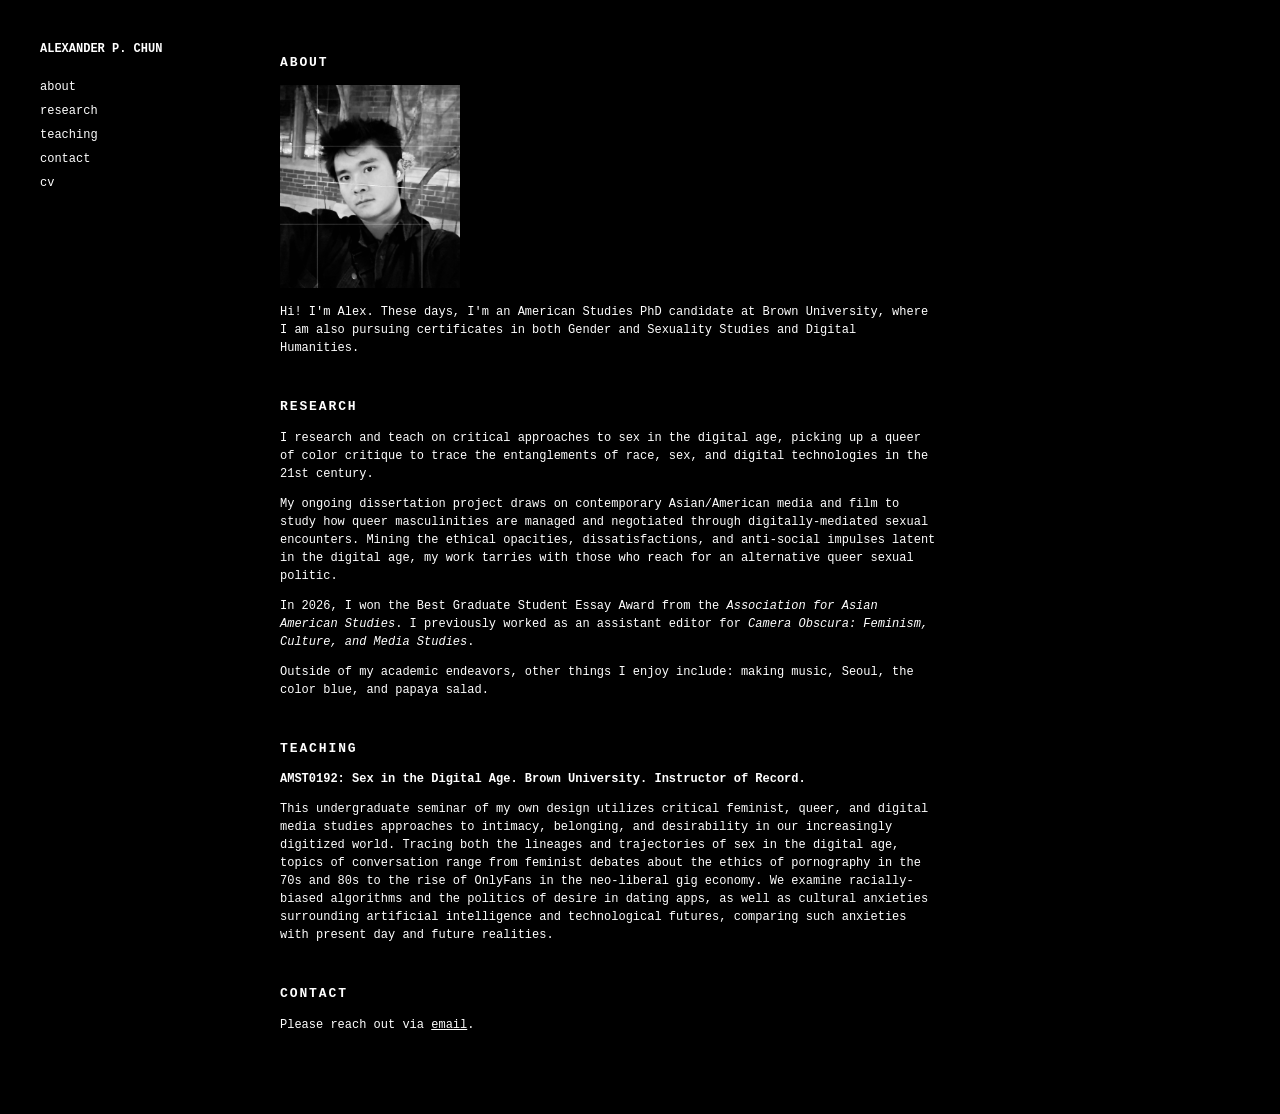
<file: index.html>
<!DOCTYPE html>
<html lang="en">
<head>
  <meta charset="UTF-8">
  <meta name="viewport" content="width=device-width, initial-scale=1.0">
  <title>Alexander P. Chun</title>
  <link rel="stylesheet" href="style.css">
</head>
<body>

  <!-- Left Sticky Navigation -->
  <nav>
    <a href="index.html" class="nav-title"><strong>ALEXANDER P. CHUN</strong></a>
    <ul>
      <li><a href="#about">about</a></li>
      <li><a href="#research">research</a></li>
      <li><a href="#teaching">teaching</a></li>
      <li><a href="#contact">contact</a></li>
      <li><a href="cv.html">cv</a></li>
    </ul>
  </nav>

  <!-- Right Main Content Area -->
  <main>
    <section id="about">
      <h3>ABOUT</h3>
      <img src="IMG_8287.jpg" alt="Alexander P. Chun" class="profile-img">
      <p>Hi! I'm Alex. These days, I'm an American Studies PhD candidate at Brown University, where I am also pursuing certificates in both Gender and Sexuality Studies and Digital Humanities.</p>
    </section>

    <section id="research">
      <h3>RESEARCH</h3>
      <p>I research and teach on critical approaches to sex in the digital age, picking up a queer of color critique to trace the entanglements of race, sex, and digital technologies in the 21st century. </p>
      <p>My ongoing dissertation project draws on contemporary Asian/American media and film to study how queer masculinities are managed and negotiated through digitally-mediated sexual encounters. Mining the ethical opacities, dissatisfactions, and anti-social impulses latent in the digital age, my work tarries with those who reach for an alternative queer sexual politic.</p>
      <p>In 2026, I won the Best Graduate Student Essay Award from the <span class="journal-title">Association for Asian American Studies</span>. I previously worked as an assistant editor for <span class="journal-title">Camera Obscura: Feminism, Culture, and Media Studies</span>.</p>
      <p>Outside of my academic endeavors, other things I enjoy include: making music, Seoul, the color blue, and papaya salad.</p>
    </section>

    <section id="teaching">
      <h3>TEACHING</h3>
<p><strong>AMST0192: Sex in the Digital Age. Brown University. Instructor of Record.</strong></p>
      <p>This undergraduate seminar of my own design utilizes critical feminist, queer, and digital media studies approaches to intimacy, belonging, and desirability in our increasingly digitized world. Tracing both the lineages and trajectories of sex in the digital age, topics of conversation range from feminist debates about the ethics of pornography in the 70s and 80s to the rise of OnlyFans in the neo-liberal gig economy. We examine racially-biased algorithms and the politics of desire in dating apps, as well as cultural anxieties surrounding artificial intelligence and technological futures, comparing such anxieties with present day and future realities.</p>
    </section>

    <section id="contact">
      <h3>CONTACT</h3>
      <p>Please reach out via <a href="mailto:alexander_chun@brown.edu">email</a>.</p>
    </section>
  </main>

</body>
</html>
</file>
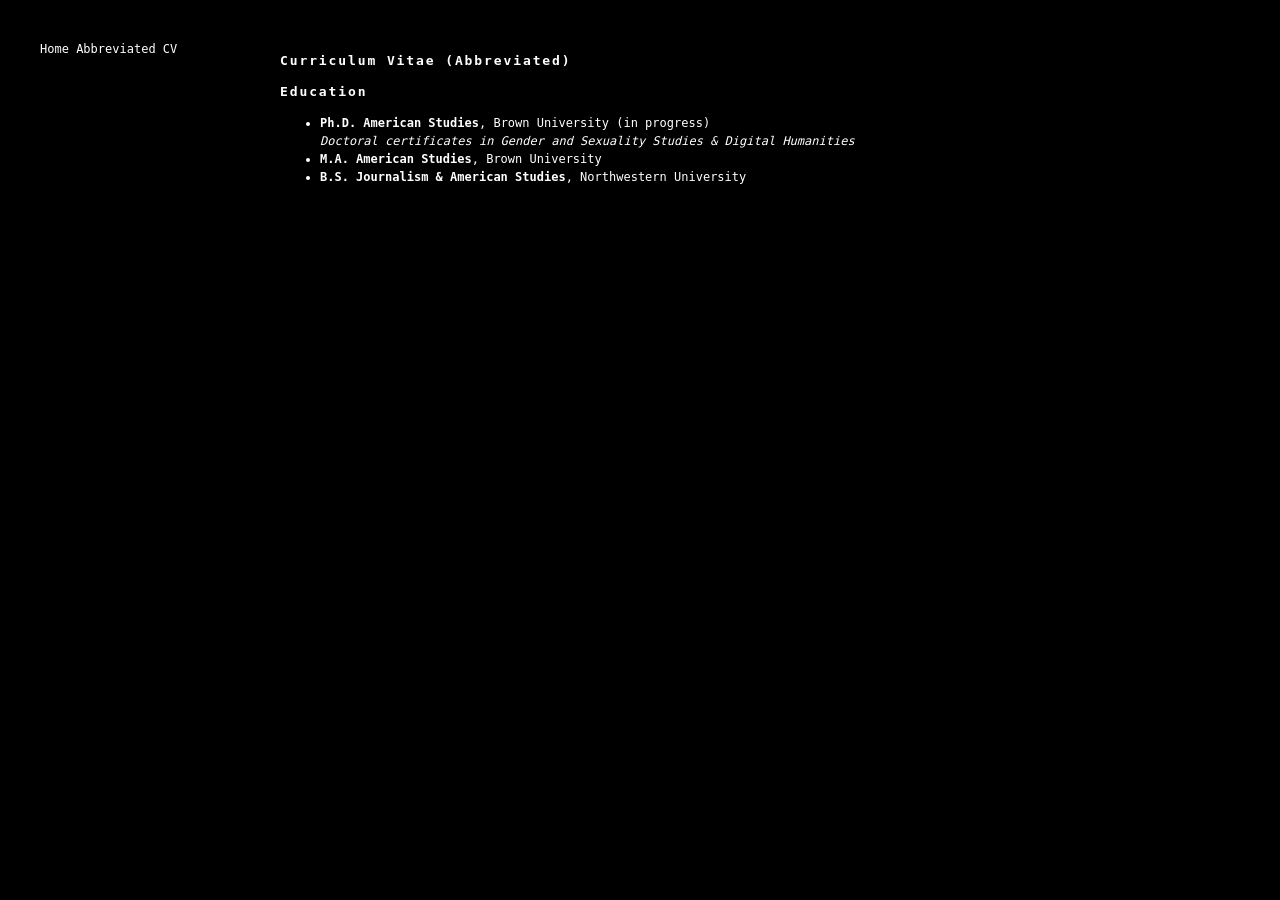
<file: cv.html>
<!DOCTYPE html>
<html lang="en">
<head>
    <meta charset="UTF-8">
    <meta name="viewport" content="width=device-width, initial-scale=1.0">
    <title>CV | Alexander P. Chun</title>
    <link rel="stylesheet" href="style.css">
    <link href="https://fonts.googleapis.com/css2?family=Inter:wght@400;600;700;900&display=swap" rel="stylesheet">
</head>
<body>
    <nav>
        <a href="index.html">Home</a>
        <a href="cv.html">Abbreviated CV</a>
    </nav>

    <section id="cv-content">
        <h1>Curriculum Vitae (Abbreviated)</h1>

        <h2 class="cv-section">Education</h2>
        <ul class="cv-list">
            <li>
                <strong>Ph.D. American Studies</strong>, Brown University (in progress)
            <br>
                <em>Doctoral certificates in Gender and Sexuality Studies & Digital Humanities</em>
            </li>
            <li>
                <strong>M.A. American Studies</strong>, Brown University
            </li>
            <li>
                <strong>B.S. Journalism & American Studies</strong>, Northwestern University <br>
            </li>
    </section>

   
</body>
</html>
</file>
<file: style.css>
html {
  scroll-behavior: smooth;
}

body {
  background-color: #000000;
  color: #ffffff;
  font-family: monospace;
  font-size: 12px; 
  line-height: 1.5;
  margin: 0;
  font-weight: normal;
  padding: 40px;
  display: flex;
  gap: 60px;
  max-width: 900px;
}


a {
  color: #ffffff;
  text-decoration: underline;
}

a:hover {
  text-decoration: none;
}


nav {
  position: sticky;
  top: 40px;
  height: fit-content;
  min-width: 180px;
}

.nav-title {
  color: #ffffff;
  text-decoration: none;
  display: block;
  margin-bottom: 20px;
  font-weight: bold;
}

nav ul {
  list-style: none;
  padding: 0;
  margin: 0;
}

nav li {
  margin-bottom: 6px;
}

nav a {
  color: #ffffff;
  text-decoration: none;
}

nav a:hover {
  text-decoration: underline;
}


main {
  flex: 1;
}

section {
  margin-bottom: 40px;
}

h1, h2, h3, h4, h5, h6 {
  color: #ffffff; 
  font-size: 13px;
  font-weight: bold;
  letter-spacing: 0.05cm;
  margin-top: 24;
  margin-bottom: 12px;
}

p {
  margin-top: 0;
  margin-bottom: 12px;
}


.profile-img {
  max-width: 180px;
  height: auto;
  margin-top: 0;
  margin-left: 0;
  margin-right: 0;
  margin-bottom: 15px;
  display: block;
}

@media (max-width: 768px) {
  body {
    flex-direction: column; 
    padding: 20px 16px;          
    gap: 24px;
    max-width: 100%;
  }

  nav {
    position: static;   
    width: 100%;
    min-width: 0;       
  }
  
nav ul li {
    display: inline-block;
    margin-right: 12px;
    margin-bottom: 6px;
  }
  
  main {
    width: 100%;
    min-width: 0;
  }
}

.journal-title {
  font-style: italic;
}
</file>
